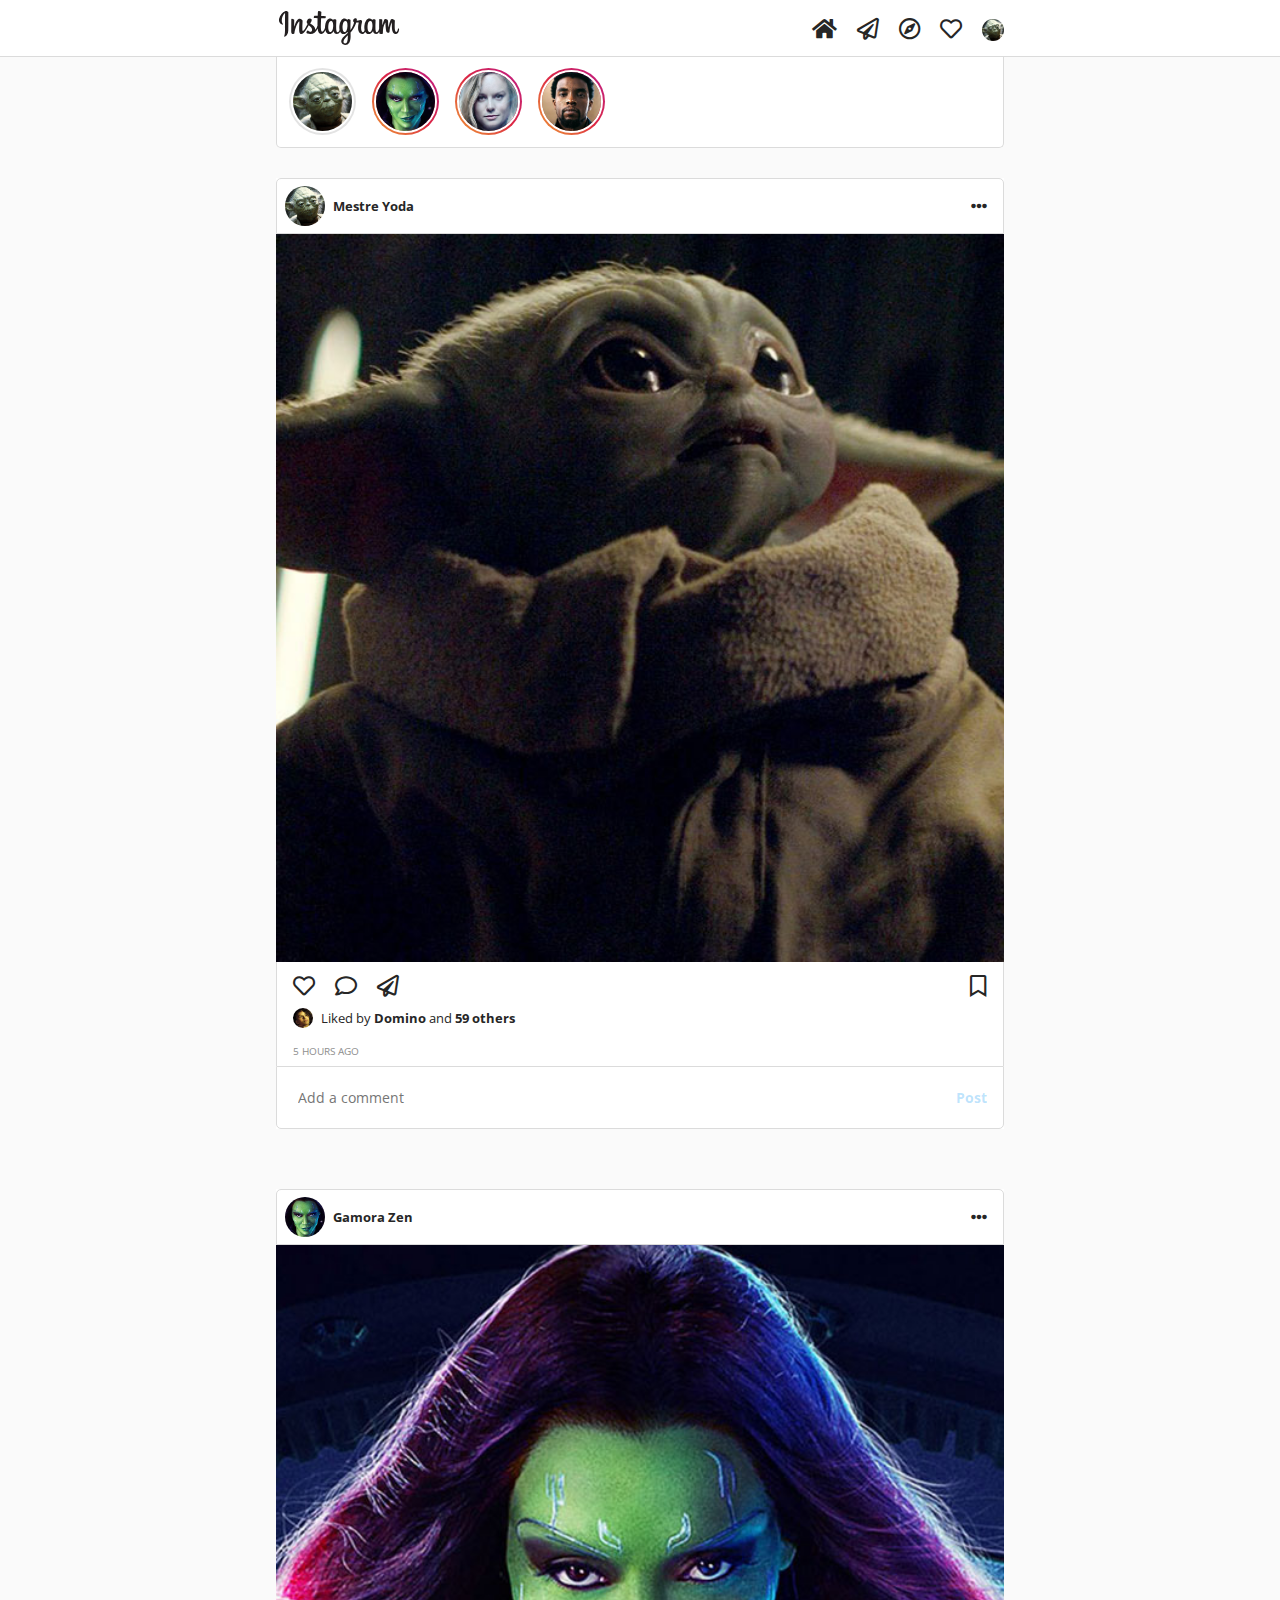
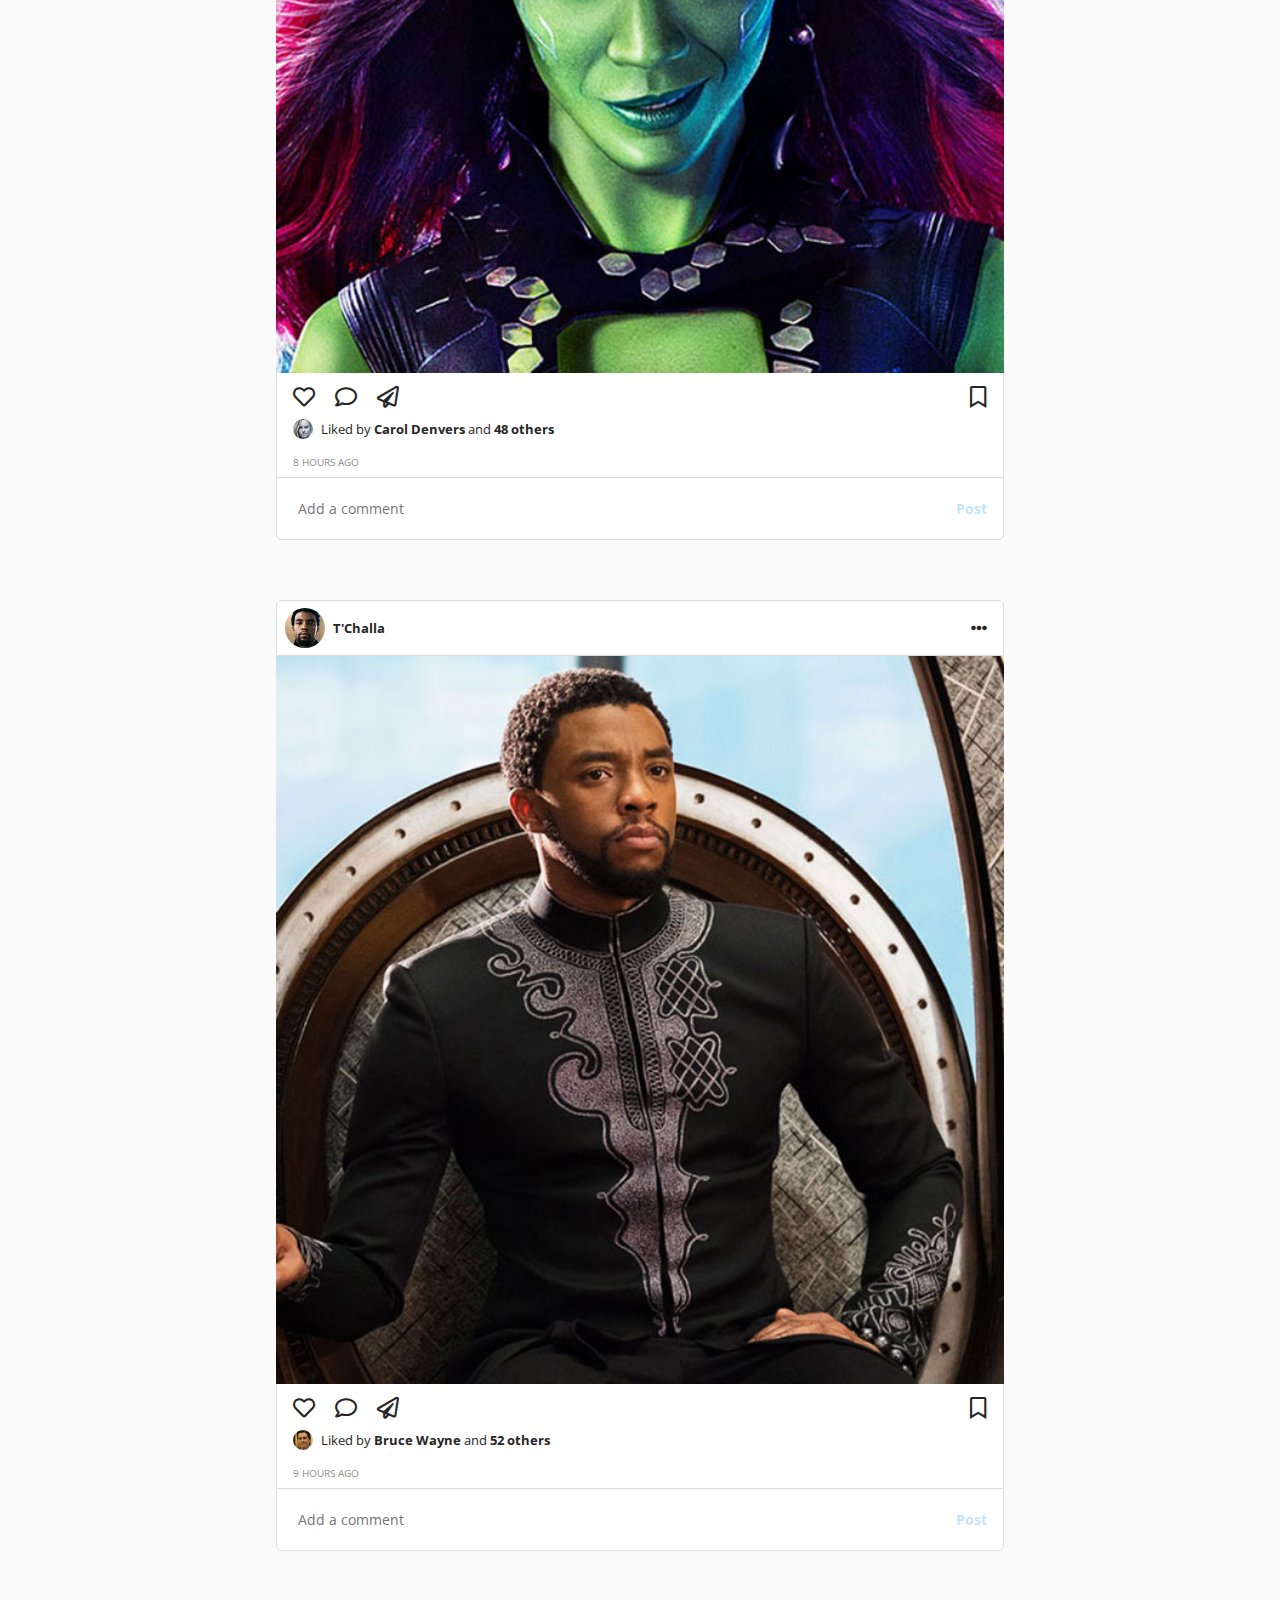
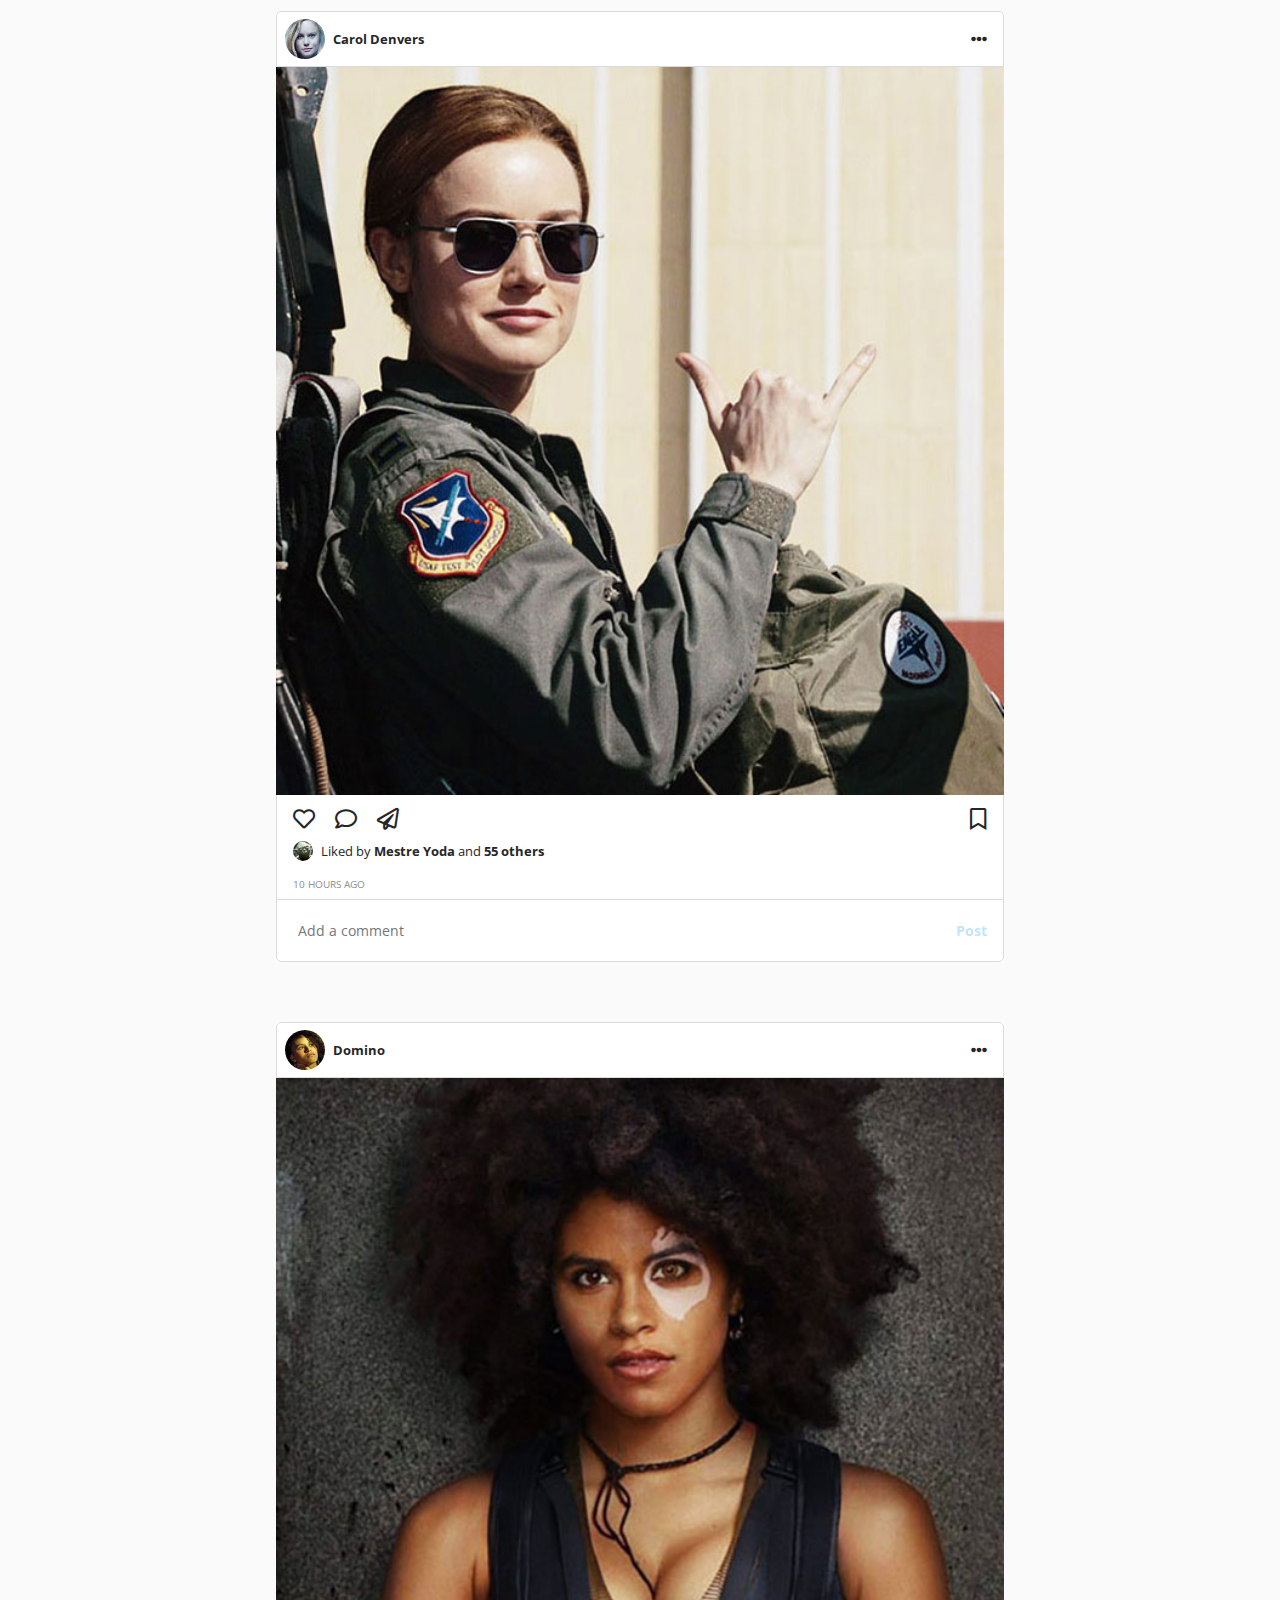
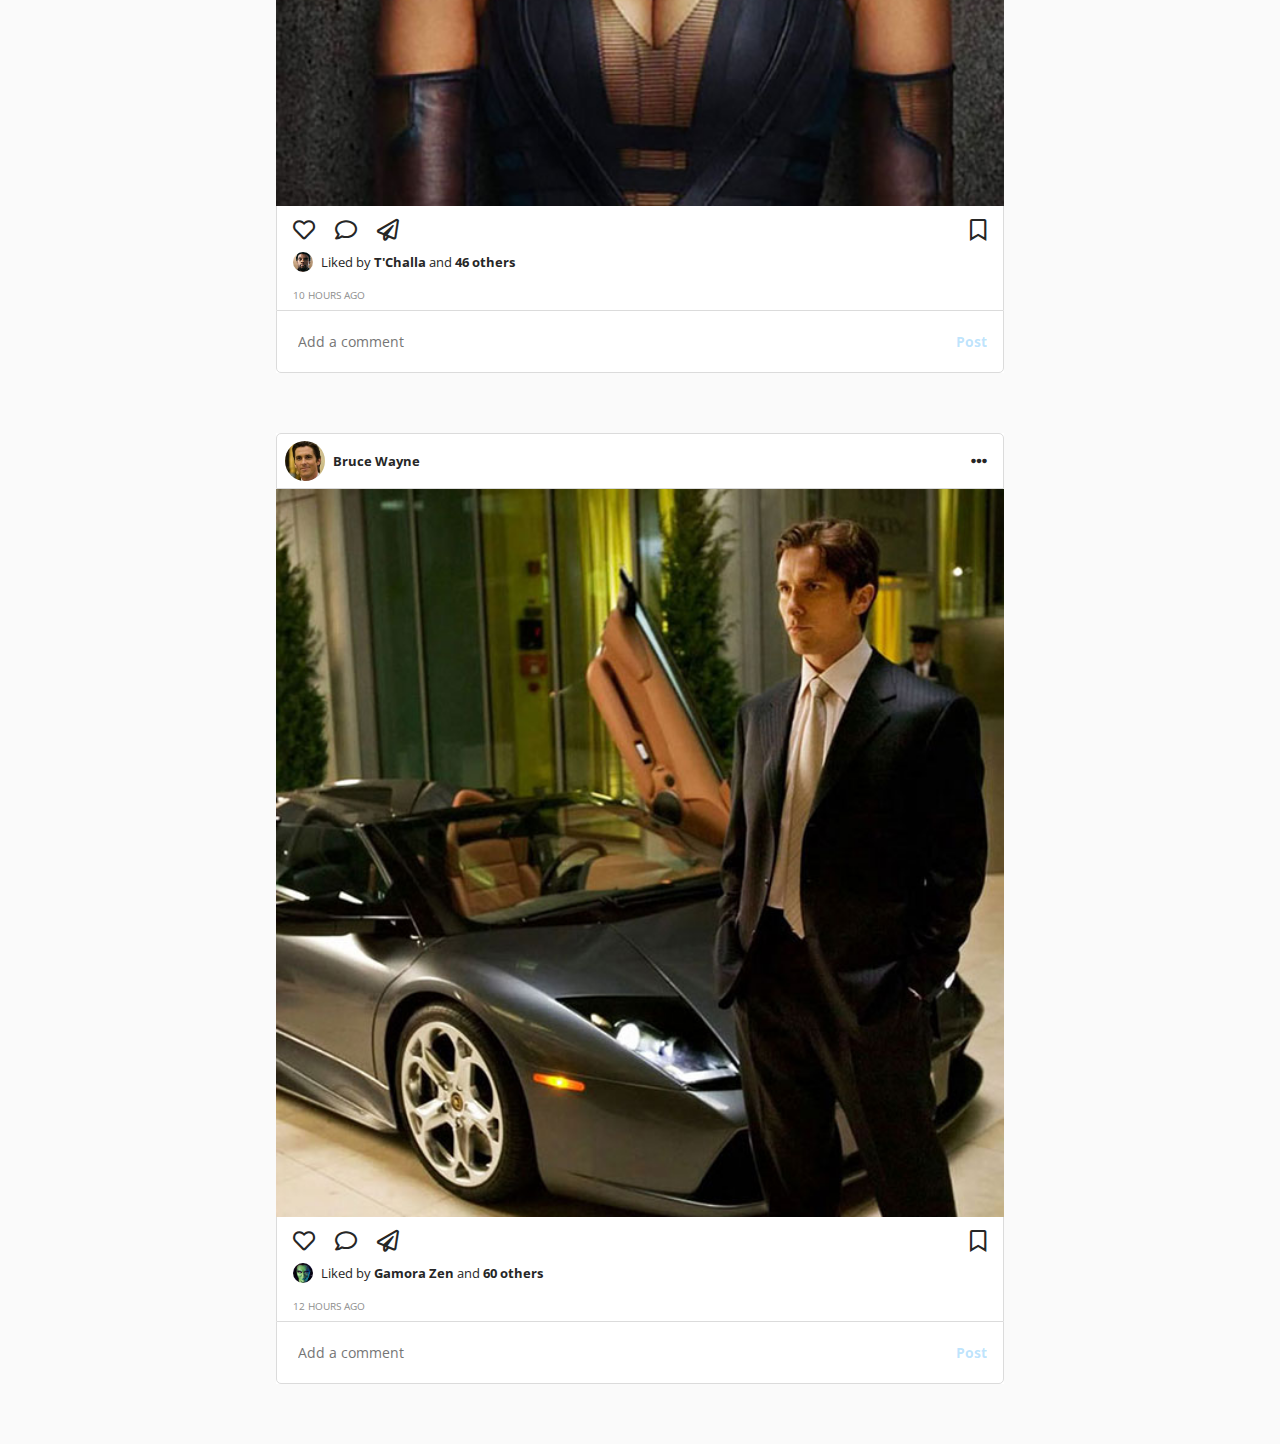
<file: index.html>
<!DOCTYPE html>
<html class="no-js" lang="pt-br">
	<head>
		<meta charset="utf-8" />
		<title>Instagram Codenation</title>
		<meta name="description" content="" />
		<link rel="shortcut icon" type="image/png" href="favicon.png" />
		<meta name="viewport" content="width=device-width, initial-scale=1" />

		<link rel="stylesheet" href="css/normalize.css" />
		<link rel="stylesheet" href="css/fontawesome.min.css" />
		<link rel="stylesheet" href="css/main.css" />
	</head>
	<body>
		<header class="topbar">
			<div class="topbar__container">
			<img 
				src="img/instagram-logo.svg" 
				alt="Instagram Logo" 
				class="topbar__logo"
			/>

			<ul class="topbar__actions">
				<li class="topbar_list">
					<a href="#"><i class="fas fa-home"></i></a>
				</li>
				<li class="topbar_list">
					<a href="#"><i class="far fa-paper-plane"></i></a>
				</li>
				<li class="topbar_list">
					<a href="#"><i class="far fa-compass"></i></a>
				</li>
				<li class="topbar_list">
					<a href="#"><i class="far fa-heart"></i></a>
				</li>
				<li class="topbar_list topbar_list--user">
					<div class="user-thumb">
						<a href="#">
							<img src="img/profiles/yoda/yoda-profile.jpg" alt="user">
						</a>
					</div>
				</li>
			</ul>
			</div>
		</header>

		<section class="stories">
			<div class="stories__thumb-user">
				<a href="#">
					<img src="img/profiles/yoda/yoda-profile.jpg" alt="user thumb">
				</a>
			</div>
			
			<div class="stories__thumb-user stories__thumb-user--new">
				<a href="#">
					<img src="img/profiles/gamora/gamora-profile.jpg" alt="user thumb">
				</a>
			</div>

			<div class="stories__thumb-user stories__thumb-user--new">
				<a href="#">
					<img src="img/profiles/carol/carol-profile.jpg" alt="user thumb">
				</a>
			</div>


			<div class="stories__thumb-user stories__thumb-user--new">
				<a href="#">
					<img src="img/profiles/black-panther/black-panther-profile.jpg" alt="user thumb">
				</a>
			</div>
		</section>

		<section class="feed">
			<article class="post">
				<header class="post__header">
					<div class="user">
						<a href="#" class="user-thumb">
							<img src="img/profiles/yoda/yoda-profile.jpg" alt="User thumb">
						</a>
						<a href="#" class="username">Mestre Yoda</a>
					</div>

					<a href="#" class="post__context"><i class="fas fa-ellipsis-h"></i></a>
				</header>

				<figure class="post__figure">
					<img src="img/profiles/yoda/yoda-1.jpg" alt="image post">
				</figure>

				<div class="post__controls">
					<div class="actions">
						<a href="#"><i class="far fa-heart"></i></a>
						
						<a href=""><i class="far fa-comment"></i></a>

						<a href=""><i class="far fa-paper-plane"></i></a>
					</div>
						<a href="#" class="save-post"><i class="far fa-bookmark"></i></a>
				</div>

				<div class="post__status">
					<div class="user-thumb">
						<img src="img/profiles/domino/domino-profile.jpg" alt="user thumb">
					</div>
					<span>Liked by <strong><a href="#">Domino</a></strong> and <strong><a href="#"> 59 others</a></strong></span>
				</div>

				<span class="post__date">5 hours ago</span>

				<div class="post__comment">
					<input type="text" placeholder="Add a comment">
					<a href="#" class="btn-post">Post</a>	
				</div>
			</article>

			<article class="post">
				<header class="post__header">
					<div class="user">
						<a href="#" class="user-thumb">
							<img src="img/profiles/gamora/gamora-profile.jpg" alt="User thumb">
						</a>
						<a href="#" class="username">Gamora Zen</a>
					</div>

					<a href="#" class="post__context"><i class="fas fa-ellipsis-h"></i></a>
				</header>

				<figure class="post__figure">
					<img src="img/profiles/gamora/gamora-1.jpg" alt="image post">
				</figure>

				<div class="post__controls">
					<div class="actions">
						<a href="#"><i class="far fa-heart"></i></a>
						
						<a href=""><i class="far fa-comment"></i></a>

						<a href=""><i class="far fa-paper-plane"></i></a>
					</div>
						<a href="#" class="save-post"><i class="far fa-bookmark"></i></a>
				</div>

				<div class="post__status">
					<div class="user-thumb">
						<img src="img/profiles/carol/carol-profile.jpg" alt="user thumb">
					</div>
					<span>Liked by <strong><a href="#">Carol Denvers</a></strong> and <strong><a href="#">48 others</a></strong></span>
				</div>

				<span class="post__date">8 hours ago</span>

				<div class="post__comment">
					<input type="text" placeholder="Add a comment">
					<a href="#" class="btn-post">Post</a>	
				</div>
			</article>

			<article class="post">
				<header class="post__header">
					<div class="user">
						<a href="#" class="user-thumb">
							<img src="img/profiles/black-panther/black-panther-profile.jpg" alt="User thumb">
						</a>
						<a href="#" class="username">T'Challa</a>
					</div>

					<a href="#" class="post__context"><i class="fas fa-ellipsis-h"></i></a>
				</header>

				<figure class="post__figure">
					<img src="img/profiles/black-panther/black-panther-3.jpg" alt="image post">
				</figure>

				<div class="post__controls">
					<div class="actions">
						<a href="#"><i class="far fa-heart"></i></a>
						
						<a href=""><i class="far fa-comment"></i></a>

						<a href=""><i class="far fa-paper-plane"></i></a>
					</div>
						<a href="#" class="save-post"><i class="far fa-bookmark"></i></a>
				</div>

				<div class="post__status">
					<div class="user-thumb">
						<img src="img/profiles/bruce/bruce-profile.jpg" alt="user thumb">
					</div>
					<span>Liked by <strong><a href="#">Bruce Wayne</a></strong> and <strong><a href="#">52 others</a></strong></span>
				</div>

				<span class="post__date">9 hours ago</span>

				<div class="post__comment">
					<input type="text" placeholder="Add a comment">
					<a href="#" class="btn-post">Post</a>	
				</div>
			</article>

			<article class="post">
				<header class="post__header">
					<div class="user">
						<a href="#" class="user-thumb">
							<img src="img/profiles/carol/carol-profile.jpg" alt="User thumb">
						</a>
						<a href="#" class="username">Carol Denvers</a>
					</div>

					<a href="#" class="post__context"><i class="fas fa-ellipsis-h"></i></a>
				</header>

				<figure class="post__figure">
					<img src="img/profiles/carol/carol-1.jpg" alt="image post">
				</figure>

				<div class="post__controls">
					<div class="actions">
						<a href="#"><i class="far fa-heart"></i></a>
						
						<a href=""><i class="far fa-comment"></i></a>

						<a href=""><i class="far fa-paper-plane"></i></a>
					</div>
						<a href="#" class="save-post"><i class="far fa-bookmark"></i></a>
				</div>

				<div class="post__status">
					<div class="user-thumb">
						<img src="img/profiles/yoda/yoda-profile.jpg" alt="user thumb">
					</div>
					<span>Liked by <strong><a href="#">Mestre Yoda</a></strong> and <strong><a href="#">55 others</a></strong></span>
				</div>

				<span class="post__date">10 hours ago</span>

				<div class="post__comment">
					<input type="text" placeholder="Add a comment">
					<a href="#" class="btn-post">Post</a>	
				</div>
			</article>

			<article class="post">
				<header class="post__header">
					<div class="user">
						<a href="#" class="user-thumb">
							<img src="img/profiles/domino/domino-profile.jpg" alt="User thumb">
						</a>
						<a href="#" class="username">Domino</a>
					</div>

					<a href="#" class="post__context"><i class="fas fa-ellipsis-h"></i></a>
				</header>

				<figure class="post__figure">
					<img src="img/profiles/domino/domino-2.jpg" alt="image post">
				</figure>

				<div class="post__controls">
					<div class="actions">
						<a href="#"><i class="far fa-heart"></i></a>
						
						<a href=""><i class="far fa-comment"></i></a>

						<a href=""><i class="far fa-paper-plane"></i></a>
					</div>
						<a href="#" class="save-post"><i class="far fa-bookmark"></i></a>
				</div>

				<div class="post__status">
					<div class="user-thumb">
						<img src="img/profiles/black-panther/black-panther-profile.jpg" alt="user thumb">
					</div>
					<span>Liked by <strong><a href="#">T'Challa</a></strong> and <strong><a href="#">46 others</a></strong></span>
				</div>

				<span class="post__date">10 hours ago</span>

				<div class="post__comment">
					<input type="text" placeholder="Add a comment">
					<a href="#" class="btn-post">Post</a>	
				</div>
			</article>

			<article class="post">
				<header class="post__header">
					<div class="user">
						<a href="#" class="user-thumb">
							<img src="img/profiles/bruce/bruce-profile.jpg" alt="User thumb">
						</a>
						<a href="#" class="username">Bruce Wayne</a>
					</div>

					<a href="#" class="post__context"><i class="fas fa-ellipsis-h"></i></a>
				</header>

				<figure class="post__figure">
					<img src="img/profiles/bruce/bruce-4.jpg" alt="image post">
				</figure>

				<div class="post__controls">
					<div class="actions">
						<a href="#"><i class="far fa-heart"></i></a>
						
						<a href=""><i class="far fa-comment"></i></a>

						<a href=""><i class="far fa-paper-plane"></i></a>
					</div>
						<a href="#" class="save-post"><i class="far fa-bookmark"></i></a>
				</div>

				<div class="post__status">
					<div class="user-thumb">
						<img src="img/profiles/gamora/gamora-profile.jpg" alt="user thumb">
					</div>
					<span>Liked by <strong><a href="#">Gamora Zen</a></strong> and <strong><a href="#">60 others</a></strong></span>
				</div>

				<span class="post__date">12 hours ago</span>

				<div class="post__comment">
					<input type="text" placeholder="Add a comment">
					<a href="#" class="btn-post">Post</a>	
				</div>
			</article>

		</section>
	</body>
</html>
</file>
<file: css/main.css>
@import url('https://fonts.googleapis.com/css?family=Open+Sans:400,700&display=swap');

* {
	margin: 0;
	padding: 0;
	box-sizing: border-box;
	outline: 0;
	list-style: none;
	text-decoration: none;
}

body {
	background-color: #fafafa;
}

body, input {
	font: 14px 'Open Sans';
}


/* TOPBAR */
header.topbar {
	background-color: #fff;
	padding: 8px 16px;
	border-bottom: 1px solid rgba(var(--b6a,219,219,219),1);
	width: 100%;
	top: 0;
	position: fixed;
}

header.topbar .topbar__container {
	display: flex;
	justify-content: space-between;
	align-items: center;
	margin: 0 auto;

	max-width: 728px;
	width: 100%;
}

header.topbar .topbar__container .topbar__logo {
	width: 126px;
	height: 40px;
}

header.topbar .topbar__actions {
	display: flex;
	justify-content: space-between;
	align-items: center;
}

header.topbar .topbar__actions .topbar_list {
	margin-right: 20px;
	font-size: 22px;
}

header.topbar .topbar__actions .topbar_list--user {
	margin-right: 0;
}

.topbar__actions .topbar_list--user .user-thumb {
	width: 22px;
	height: 22px;
}

.topbar__actions .topbar_list--user .user-thumb img {
	width: 100%;
	border-radius: 50%;
}

header.topbar .topbar__actions .topbar_list a {
	color: #262626;
}

/* STORIES */

section.stories {
	max-width: 728px;
	width: 100%;
	margin: 56px auto 0 auto;
	padding: 12px 4px;
	display: flex;
	justify-content: flex-start;

	border: 1px solid rgba(var(--b6a,219,219,219),1);
	border-radius: 0 0 5px 5px;
	background-color: #fff;
	margin-bottom: 30px;
}

section.stories {
	border-top: 0;
}

section.stories .stories__thumb-user {
	width: 67px;
	height: 67px;
	margin: 0 8px;
	border-radius: 50%;
	padding: 2px;
	background-color: #e3e3e3;
}

section.stories .stories__thumb-user--new {
	background: linear-gradient(45deg, #f09433 0%,#e6683c 25%,#dc2743 50%,#cc2366 75%,#bc1888 100%);
	background: -webkit-linear-gradient(45deg, #f09433 0%,#e6683c 25%,#dc2743 50%,#cc2366 75%,#bc1888 100%);
	background: -moz-linear-gradient(45deg, #f09433 0%, #e6683c 25%, #dc2743 50%, #cc2366 75%, #bc1888 100%);
}

section.stories .stories__thumb-user img {
	width: 100%;
	height: 100%;
	border-radius: 50%;
	border: 2px solid #fff;
}

/* FEED */

section.feed {
	max-width: 728px;
	width: 100%;
	margin: 0 auto;
	display: grid;
	grid-template-columns: 1fr;
	place-content: center;
}

section.feed article.post {
	display: flex;
	flex-direction: column;
	align-items: stretch;
	background: #fff;
	margin-bottom: 60px;
}

section.feed article.post header.post__header {
	display: flex;
	justify-content: space-between;
	align-items: center;

	padding: 8px;
	width: 100%;
	height: 56px;
	background-color: #fff;
	border: 1px solid rgba(var(--b6a,219,219,219),1);
	border-radius: 5px 5px 0 0;
}

header.post__header .user .user-thumb {
	width: 40px;
	height: 40px;
	margin-right: 8px;
}

header.post__header .user {
	display: flex;
	align-items: center;
}

header.post__header .user .user-thumb img {
	width: 100%;
	height: 100%;
	border-radius: 50%;
}

header.post__header .user .username {
	color: #262626;
	font-weight: bold;
	font-size: 13px;
}

header.post__header .post__context {
	padding: 0 8px;
	font-size: 16px;
	color: #262626;
}

section.feed article.post figure.post__figure {
	max-width: 728px;
	max-height: 728px;
	width: 100%;
	margin: 0 auto;
}

article.post figure.post__figure img {
	width: 100%;
	height: 100%;
}

section.feed article.post .post__controls {
	display: flex;
	justify-content: space-between;
	align-items: center;
	padding: 8px 16px;
}

article.post .post__controls .actions a {
	margin-right: 16px;
	color: #262626;
	font-size: 22px;
}

article.post .post__controls .actions a:last-child {
	margin-right: 0;
}

article.post .post__controls .save-post {
	color: #262626;
	font-size: 22px;
}

article.post .post__status {
	display: flex;
	justify-content: flex-start;
	align-items: center;
	padding: 0 16px 8px 16px;
}

article.post .post__status .user-thumb {
	width: 20px;
	height: 20px;
	margin-right: 8px;
}

article.post .post__status .user-thumb img {
	width: 100%;
	height: 100%;
	border-radius: 50%;
}

article.post .post__status span {
	font-size: 13px;
	color: #262626;
}

article.post .post__status a{
	color: #262626;
}

article.post .post__date {
	padding: 8px 16px 8px 16px;
	font-size: 10px;
	color: #8e8e8e;
	text-transform: uppercase;
}

article.post .post__controls, 
.post__status,
.post__date {
	border-left: 1px solid rgba(var(--b6a,219,219,219),1);
	border-right: 1px solid rgba(var(--b6a,219,219,219),1);
}

article.post .post__comment {
	display: flex;
	justify-content: space-between;
	align-items: center;
	border: 1px solid rgba(var(--b6a,219,219,219),1);
	border-radius: 0 0 5px 5px;
	padding: 16px 16px 16px 16px;
}

article.post .post__comment input {
	font-size: 14px;
	border: 0;
	padding: 5px;
	width: 100%;
	background: none;
}

article.post .post__comment .btn-post {
	font-size: 14px;
	color: #0095F644;
	font-weight: bold;
	transition: color 200ms ease-in-out;
}

article.post .post__comment input:focus + .btn-post {
	color: #0095F6;
}

/* MEDIA QUERIE */

@media(max-width: 728px) {
	body {
		background-color: #fafafa;
	}

	section.stories {
		border-bottom: 1px solid rgba(var(--b6a,219,219,219),1);
		border-radius: 0;
		border-left: 0;
		border-right: 0;
		margin-bottom: 0;
		background: #fafafa;
	}

	section.feed article.post header.post__header {
		background-color: #fafafa;
		border-radius: 0;
		border: 0;
	}

	section.feed article.post {
		margin-bottom: 0;
		background-color: #fafafa;
	}

	article.post .post__date {
		margin-bottom: 8px;
	}

	article.post .post__controls, 
	.post__status, 
	.post__comment,
	.post__date {
		border: 0;
		
	}

	article.post .post__comment {
		display: none;
	}
}
</file>
